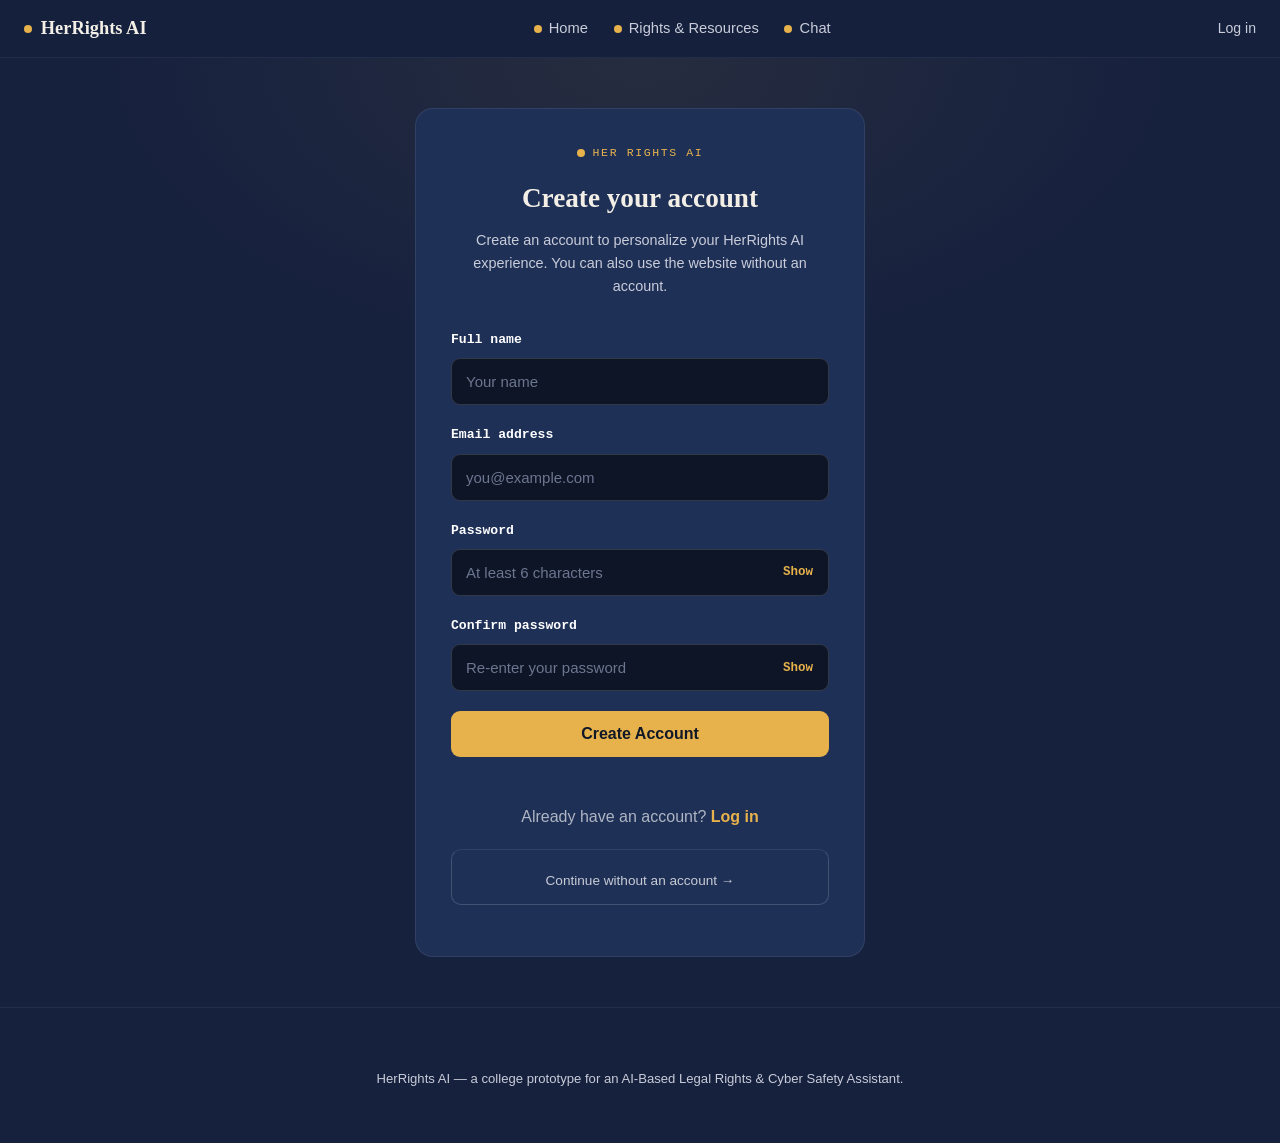
<file: static/signup.html>
<!DOCTYPE html>
<html lang="en">

<head>

    <meta charset="UTF-8">

    <meta name="viewport"
          content="width=device-width, initial-scale=1.0">

    <title>HerRights AI — Create Account</title>

    <link rel="stylesheet" href="style.css">

    <style>

        .auth-wrap {
            min-height: 75vh;
            display: flex;
            align-items: center;
            justify-content: center;
            padding: 50px 20px;
        }

        .auth-card {
            width: 100%;
            max-width: 450px;
            background: var(--panel, #111a2e);
            border: 1px solid rgba(255,255,255,.08);
            border-radius: 18px;
            padding: 35px;
            box-sizing: border-box;
        }

        .auth-card h1 {
            margin: 10px 0;
            text-align: center;
        }

        .auth-sub {
            text-align: center;
            color: var(--paper-dim, #aeb5c3);
            line-height: 1.6;
            margin-bottom: 30px;
        }

        .field {
            margin-bottom: 20px;
        }

        .field label {
            display: block;
            margin-bottom: 8px;
            color: white;
            font-weight: 600;
        }

        .input-row {
            position: relative;
        }

        .field input {
            width: 100%;
            box-sizing: border-box;
            padding: 14px;
            padding-right: 75px;
            border-radius: 9px;
            border: 1px solid rgba(255,255,255,.15);
            background: #0d1526;
            color: white;
            font-size: 15px;
            outline: none;
        }

        .field input:focus {
            border-color: #e7b24c;
        }

        .toggle-pw {
            position: absolute;
            right: 10px;
            top: 50%;
            transform: translateY(-50%);
            border: none;
            background: transparent;
            color: #e7b24c;
            cursor: pointer;
            font-weight: 600;
        }

        .field-error {
            display: none;
            color: #ff9292;
            font-size: 13px;
            margin-top: 6px;
        }

        .field.has-error input {
            border-color: #ff6b6b;
        }

        .field.has-error .field-error {
            display: block;
        }

        .auth-submit {
            width: 100%;
            padding: 14px;
            border: none;
            border-radius: 9px;
            background: #e7b24c;
            color: #111827;
            font-size: 16px;
            font-weight: bold;
            cursor: pointer;
        }

        .auth-submit:hover {
            opacity: .9;
        }

        .form-message {
            display: none;
            margin-top: 18px;
            padding: 12px;
            border-radius: 8px;
            text-align: center;
        }

        .form-message.success {
            display: block;
            background: rgba(70,180,110,.15);
            color: #9be7b5;
        }

        .form-message.error {
            display: block;
            background: rgba(220,70,70,.15);
            color: #ff9b9b;
        }

        .auth-alt {
            text-align: center;
            margin-top: 25px;
            color: #aeb5c3;
        }

        .auth-alt a {
            color: #e7b24c;
            text-decoration: none;
            font-weight: bold;
        }

        .guest-link {
            display: block;
            text-align: center;
            margin-top: 20px;
            padding-top: 20px;
            border-top: 1px solid rgba(255,255,255,.08);
            color: #c7cbd4;
            text-decoration: none;
        }

        .guest-link:hover {
            color: #e7b24c;
        }

    </style>

</head>


<body>


<header class="nav">

    <a href="index.html" class="brand">

        <span class="dot pulse"></span>

        HerRights AI

    </a>


    <nav class="links">

        <a href="index.html">
            <span class="dot"></span>
            Home
        </a>

        <a href="resources.html">
            <span class="dot"></span>
            Rights &amp; Resources
        </a>

        <a href="chat.html">
            <span class="dot"></span>
            Chat
        </a>

    </nav>


    <div class="nav-right">

        <a href="login.html" class="nav-auth">
            Log in
        </a>

    </div>

</header>



<main class="auth-wrap">

    <div class="auth-card">


        <div class="eyebrow">

            <span class="dot"></span>

            HER RIGHTS AI

        </div>


        <h1>
            Create your account
        </h1>


        <p class="auth-sub">

            Create an account to personalize
            your HerRights AI experience.

            You can also use the website
            without an account.

        </p>


        <form id="signupForm">


            <div class="field" id="nameField">

                <label for="fullName">
                    Full name
                </label>

                <div class="input-row">

                    <input
                        type="text"
                        id="fullName"
                        placeholder="Your name"
                        autocomplete="name"
                        required>

                </div>

                <div class="field-error">
                    Please enter your name.
                </div>

            </div>



            <div class="field" id="emailField">

                <label for="email">
                    Email address
                </label>

                <div class="input-row">

                    <input
                        type="email"
                        id="email"
                        placeholder="you@example.com"
                        autocomplete="email"
                        required>

                </div>

                <div class="field-error">
                    Please enter a valid email address.
                </div>

            </div>



            <div class="field" id="passwordField">

                <label for="password">
                    Password
                </label>

                <div class="input-row">

                    <input
                        type="password"
                        id="password"
                        placeholder="At least 6 characters"
                        autocomplete="new-password"
                        minlength="6"
                        required>

                    <button
                        type="button"
                        class="toggle-pw"
                        data-target="password">

                        Show

                    </button>

                </div>

                <div class="field-error">
                    Password must be at least 6 characters.
                </div>

            </div>



            <div class="field" id="confirmField">

                <label for="confirmPassword">
                    Confirm password
                </label>

                <div class="input-row">

                    <input
                        type="password"
                        id="confirmPassword"
                        placeholder="Re-enter your password"
                        autocomplete="new-password"
                        required>

                    <button
                        type="button"
                        class="toggle-pw"
                        data-target="confirmPassword">

                        Show

                    </button>

                </div>

                <div class="field-error">
                    Passwords do not match.
                </div>

            </div>



            <button
                type="submit"
                class="btn btn-primary auth-submit">

                Create Account

            </button>


        </form>


        <div
            id="formMessage"
            class="form-message">

        </div>


        <div class="auth-alt">

            Already have an account?

            <a href="login.html">
                Log in
            </a>

        </div>


        <a
            href="index.html"
            class="guest-link">

            Continue without an account →

        </a>


    </div>

</main>



<footer>

    <p>
        HerRights AI — a college prototype for an
        AI-Based Legal Rights &amp; Cyber Safety Assistant.
    </p>

</footer>



<script>

const signupForm =
    document.getElementById("signupForm");

const formMessage =
    document.getElementById("formMessage");


// ============================================
// SHOW / HIDE PASSWORD
// ============================================

document
    .querySelectorAll(".toggle-pw")
    .forEach(function(button) {

        button.addEventListener(
            "click",
            function() {

                const input =
                    document.getElementById(
                        button.dataset.target
                    );

                if (input.type === "password") {

                    input.type = "text";

                    button.textContent = "Hide";

                }

                else {

                    input.type = "password";

                    button.textContent = "Show";

                }

            }
        );

    });


// ============================================
// SIGN UP
// ============================================

signupForm.addEventListener(
    "submit",
    async function(event) {

        event.preventDefault();


        const name =
            document
                .getElementById("fullName")
                .value
                .trim();


        const email =
            document
                .getElementById("email")
                .value
                .trim();


        const password =
            document
                .getElementById("password")
                .value;


        const confirmPassword =
            document
                .getElementById("confirmPassword")
                .value;


        if (name === "") {

            showMessage(
                "Please enter your name.",
                "error"
            );

            return;

        }


        if (password.length < 6) {

            showMessage(
                "Password must contain at least 6 characters.",
                "error"
            );

            return;

        }


        if (password !== confirmPassword) {

            showMessage(
                "Passwords do not match.",
                "error"
            );

            return;

        }


        try {

            const response =
                await fetch(
                    "/api/signup",
                    {

                        method: "POST",

                        headers: {
                            "Content-Type":
                                "application/json"
                        },

                        body: JSON.stringify({

                            name: name,

                            email: email,

                            password: password

                        })

                    }
                );


            const data =
                await response.json();


            if (data.success) {

                showMessage(
                    "Account created successfully!",
                    "success"
                );


                setTimeout(
                    function() {

                        window.location.href =
                            "index.html";

                    },
                    900
                );

            }

            else {

                showMessage(
                    data.message,
                    "error"
                );

            }

        }

        catch (error) {

            console.error(error);

            showMessage(
                "Cannot connect to the HerRights AI server. Make sure python app.py is running.",
                "error"
            );

        }

    }
);


function showMessage(text, type) {

    formMessage.textContent = text;

    formMessage.className =
        "form-message " + type;

}

</script>


</body>

</html>
</file>
<file: static/style.css>
/* ============================================
   BEACON — shared design tokens & base styles
   ============================================ */
:root{
  --ink:#16213E;
  --panel:#1F3057;
  --panel-light:#28406F;
  --beacon:#E7B24C;
  --beacon-soft:#F3D488;
  --paper:#F3EFE6;
  --paper-dim:#C9CCD9;
  --sage:#6FA787;
  --signal:#E3675C;
  --signal-dark:#C24F45;
  --radius:16px;
  --font-display:'Fraunces', serif;
  --font-body:'Work Sans', sans-serif;
  --font-mono:'IBM Plex Mono', monospace;
}
*{ box-sizing:border-box; }
html{ scroll-behavior:smooth; }
body{
  margin:0;
  background:var(--ink);
  color:var(--paper);
  font-family:var(--font-body);
  line-height:1.55;
}
a{ color:inherit; }
img{ max-width:100%; }

/* ---------- Beacon dot signature ---------- */
.dot{
  width:8px; height:8px; border-radius:50%;
  background:var(--beacon); display:inline-block; flex-shrink:0;
}
.dot.pulse{ animation:pulse 2.6s ease-in-out infinite; }
@keyframes pulse{
  0%{ box-shadow:0 0 0 0 rgba(231,178,76,.45); }
  70%{ box-shadow:0 0 0 14px rgba(231,178,76,0); }
  100%{ box-shadow:0 0 0 0 rgba(231,178,76,0); }
}
@media (prefers-reduced-motion: reduce){
  .dot.pulse{ animation:none; }
  html{ scroll-behavior:auto; }
}

.eyebrow{
  font-family:var(--font-mono); font-size:.72rem; letter-spacing:.14em;
  text-transform:uppercase; color:var(--beacon);
  display:flex; align-items:center; gap:.5rem; margin-bottom:.9rem;
}

/* ---------- Nav ---------- */
header.nav{
  position:sticky; top:0; z-index:50;
  display:flex; align-items:center; justify-content:space-between;
  padding:.9rem 1.5rem;
  background:rgba(22,33,62,.86);
  backdrop-filter:blur(10px);
  border-bottom:1px solid rgba(255,255,255,.06);
}
.brand{ display:flex; align-items:center; gap:.55rem; font-family:var(--font-display); font-weight:600; font-size:1.15rem; text-decoration:none; }
nav.links{ display:flex; align-items:center; gap:1.6rem; }
nav.links a{
  font-size:.92rem; text-decoration:none; color:var(--paper-dim);
  display:flex; align-items:center; gap:.45rem; transition:color .15s ease;
}
nav.links a:hover, nav.links a.active{ color:var(--paper); }
.nav-right{ display:flex; align-items:center; gap:1.2rem; }
.nav-auth{ font-size:.88rem; color:var(--paper-dim); text-decoration:none; }
.nav-auth:hover{ color:var(--paper); }

.quick-exit{
  font-family:var(--font-mono); font-size:.82rem; font-weight:500;
  background:var(--signal); color:#fff; border:none;
  padding:.55rem 1rem; border-radius:8px; cursor:pointer;
  display:flex; align-items:center; gap:.45rem;
  transition:background .15s ease, transform .1s ease;
}
.quick-exit:hover{ background:var(--signal-dark); }
.quick-exit:active{ transform:scale(.97); }
.quick-exit:focus-visible, a:focus-visible, button:focus-visible, input:focus-visible{
  outline:2px solid var(--beacon); outline-offset:2px;
}
@media (max-width:860px){ nav.links{ display:none; } }

/* ---------- Layout helpers ---------- */
section{ padding:5.5rem 1.5rem; }
.wrap{ max-width:1140px; margin:0 auto; }
h2.head{
  font-family:var(--font-display); font-weight:600;
  font-size:clamp(1.7rem, 3vw, 2.4rem); margin:0 0 1.2rem 0; max-width:36ch;
}
p.lede{ color:var(--paper-dim); max-width:60ch; font-size:1.03rem; margin:0 0 2.6rem; }

.btn{
  font-family:var(--font-body); font-weight:600; font-size:.95rem;
  padding:.85rem 1.5rem; border-radius:10px; text-decoration:none; cursor:pointer;
  border:1px solid transparent; display:inline-flex; align-items:center; gap:.5rem;
  transition:transform .12s ease, background .15s ease;
}
.btn:active{ transform:scale(.98); }
.btn-primary{ background:var(--beacon); color:var(--ink); }
.btn-primary:hover{ background:var(--beacon-soft); }
.btn-secondary{ background:transparent; color:var(--paper); border-color:rgba(255,255,255,.25); }
.btn-secondary:hover{ border-color:var(--paper); }

/* ---------- Image treatment (duotone, ties any photo to palette) ---------- */
.img-duo{ position:relative; overflow:hidden; border-radius:var(--radius); }
.img-duo img{ width:100%; height:100%; object-fit:cover; display:block; filter:grayscale(.25) contrast(1.05) brightness(.85); }
.img-duo::after{
  content:''; position:absolute; inset:0;
  background:linear-gradient(160deg, rgba(22,33,62,.65), rgba(231,178,76,.28));
  mix-blend-mode:multiply;
}

/* ---------- Hero ---------- */
.hero{
  position:relative; padding:0; min-height:88vh;
  display:flex; align-items:center; overflow:hidden;
}
.hero-bg{ position:absolute; inset:0; z-index:0; }
.hero-bg img{ width:100%; height:100%; object-fit:cover; filter:grayscale(.2) brightness(.55); }
.hero-bg::after{
  content:''; position:absolute; inset:0;
  background:linear-gradient(100deg, rgba(22,33,62,.96) 30%, rgba(22,33,62,.55) 75%, rgba(231,178,76,.15) 100%);
}
.hero-content{ position:relative; z-index:1; padding:5rem 1.5rem; max-width:1140px; margin:0 auto; width:100%; }
.hero h1{
  font-family:var(--font-display); font-weight:600;
  font-size:clamp(2.3rem, 5.2vw, 3.8rem); line-height:1.08; max-width:16ch; margin:0 0 1.3rem 0;
}
.hero p.sub{ font-size:1.08rem; color:var(--paper-dim); max-width:52ch; margin:0 0 2.2rem 0; }
.hero-ctas{ display:flex; gap:.9rem; flex-wrap:wrap; margin-bottom:2.4rem; }
.reassure{ display:flex; gap:1.8rem; flex-wrap:wrap; }
.reassure span{ font-family:var(--font-mono); font-size:.8rem; color:var(--paper-dim); display:flex; align-items:center; gap:.5rem; }

/* ---------- Quick-link cards ---------- */
.card-grid{ display:grid; grid-template-columns:repeat(auto-fit, minmax(240px,1fr)); gap:1.2rem; }
.link-card{
  background:var(--panel); border:1px solid rgba(255,255,255,.06); border-radius:var(--radius);
  padding:0 0 1.8rem; overflow:hidden; text-decoration:none; color:var(--paper);
  display:flex; flex-direction:column; gap:.9rem;
  transition:transform .15s ease, border-color .15s ease;
}
.link-card:hover{ transform:translateY(-3px); border-color:var(--beacon); }
.link-card .card-img{
  width:100%; height:140px; object-fit:cover; display:block;
  filter:grayscale(.15) contrast(1.05) brightness(.9);
}
.link-card h3, .link-card p, .link-card .go{ padding-left:1.8rem; padding-right:1.8rem; }
.link-card h3{ font-family:var(--font-display); font-weight:600; font-size:1.12rem; margin:0; }
.link-card p{ font-size:.88rem; color:var(--paper-dim); margin:0; }
.link-card .go{ font-size:.82rem; font-weight:600; color:var(--beacon); margin-top:auto; }

/* ---------- Split image/text section ---------- */
.split{ display:grid; grid-template-columns:1fr 1fr; gap:3rem; align-items:center; }
.split .img-duo{ height:420px; }
@media (max-width:820px){ .split{ grid-template-columns:1fr; } .split .img-duo{ height:280px; order:-1; } }

.check-list{ list-style:none; padding:0; margin:1.6rem 0 0; display:flex; flex-direction:column; gap:.8rem; }
.check-list li{ display:flex; gap:.7rem; align-items:flex-start; font-size:.95rem; color:var(--paper-dim); }
.check-list .dot{ margin-top:.5rem; }

/* ---------- CTA banner ---------- */
.cta-banner{
  background:linear-gradient(120deg, var(--panel), var(--panel-light));
  border-radius:24px; padding:3.5rem 2.5rem; text-align:center;
  display:flex; flex-direction:column; align-items:center; gap:1.2rem;
}
.cta-banner h2{ font-family:var(--font-display); font-size:clamp(1.6rem,3vw,2.2rem); margin:0; max-width:26ch; }

footer{
  padding:3rem 1.5rem 2.5rem; text-align:center;
  border-top:1px solid rgba(255,255,255,.06); font-size:.82rem; color:var(--paper-dim);
}
footer .foot-exit{ color:var(--signal); font-weight:600; text-decoration:none; }
footer .foot-exit:hover{ text-decoration:underline; }
/* ---------- Auth pages (signup / login) ---------- */
.auth-wrap{
  min-height:calc(100vh - 68px);
  display:flex; align-items:center; justify-content:center;
  padding:3rem 1.5rem;
  background:radial-gradient(ellipse 900px 500px at 50% 0%, rgba(231,178,76,.08), transparent 60%);
}
.auth-card{
  width:100%; max-width:440px;
  background:var(--panel);
  border:1px solid rgba(255,255,255,.06);
  border-radius:var(--radius);
  padding:2.4rem 2.2rem;
}
.auth-card .eyebrow{ justify-content:center; }
.auth-card h1{
  font-family:var(--font-display); font-weight:600;
  font-size:1.7rem; margin:0 0 .5rem; text-align:center;
}
.auth-card p.auth-sub{
  color:var(--paper-dim); font-size:.9rem; text-align:center; margin:0 0 2rem;
}
.field{ margin-bottom:1.2rem; }
.field label{
  display:block; font-size:.82rem; color:var(--paper-dim); margin-bottom:.45rem;
  font-family:var(--font-mono);
}
.field .input-row{ position:relative; }
.field input{
  width:100%; background:var(--ink); border:1px solid rgba(255,255,255,.14);
  color:var(--paper); border-radius:10px; padding:.75rem .95rem; font-family:var(--font-body);
  font-size:.95rem;
}
.field input::placeholder{ color:#6c7690; }
.field input:focus{ border-color:var(--beacon); outline:none; }
.toggle-pw{
  position:absolute; right:.8rem; top:50%; transform:translateY(-50%);
  background:none; border:none; color:var(--paper-dim); font-size:.78rem;
  cursor:pointer; font-family:var(--font-mono);
}
.toggle-pw:hover{ color:var(--beacon); }
.field-hint{ font-size:.76rem; color:var(--paper-dim); margin-top:.4rem; }
.field-error{ font-size:.76rem; color:var(--signal); margin-top:.4rem; display:none; }
.field.has-error input{ border-color:var(--signal); }
.field.has-error .field-error{ display:block; }
.check-row{ display:flex; align-items:flex-start; gap:.6rem; margin-bottom:1.4rem; }
.check-row input[type="checkbox"]{ margin-top:.2rem; accent-color:var(--beacon); }
.check-row label{ font-size:.83rem; color:var(--paper-dim); line-height:1.4; }
.check-row a{ color:var(--beacon); text-decoration:none; }
.check-row a:hover{ text-decoration:underline; }
.auth-submit{ width:100%; justify-content:center; font-size:1rem; padding:.9rem; margin-bottom:1.4rem; }
.auth-divider{
  display:flex; align-items:center; gap:.8rem; margin:1.4rem 0;
  color:var(--paper-dim); font-size:.78rem; font-family:var(--font-mono);
}
.auth-divider::before, .auth-divider::after{ content:''; flex:1; height:1px; background:rgba(255,255,255,.1); }
.auth-alt-link{ display:block; text-align:center; font-size:.85rem; color:var(--paper-dim); }
.auth-alt-link a{ color:var(--beacon); font-weight:600; text-decoration:none; }
.auth-alt-link a:hover{ text-decoration:underline; }
.guest-link{
  display:block; text-align:center; font-size:.85rem; color:var(--paper-dim);
  text-decoration:none; border:1px solid rgba(255,255,255,.16); border-radius:10px;
  padding:.8rem; margin-bottom:1rem; transition:border-color .15s ease;
}
.guest-link:hover{ border-color:var(--beacon); color:var(--paper); }
.form-note{ font-size:.78rem; color:var(--sage); text-align:center; margin-top:1rem; display:none; }
.form-note.show{ display:block; }
</file>
